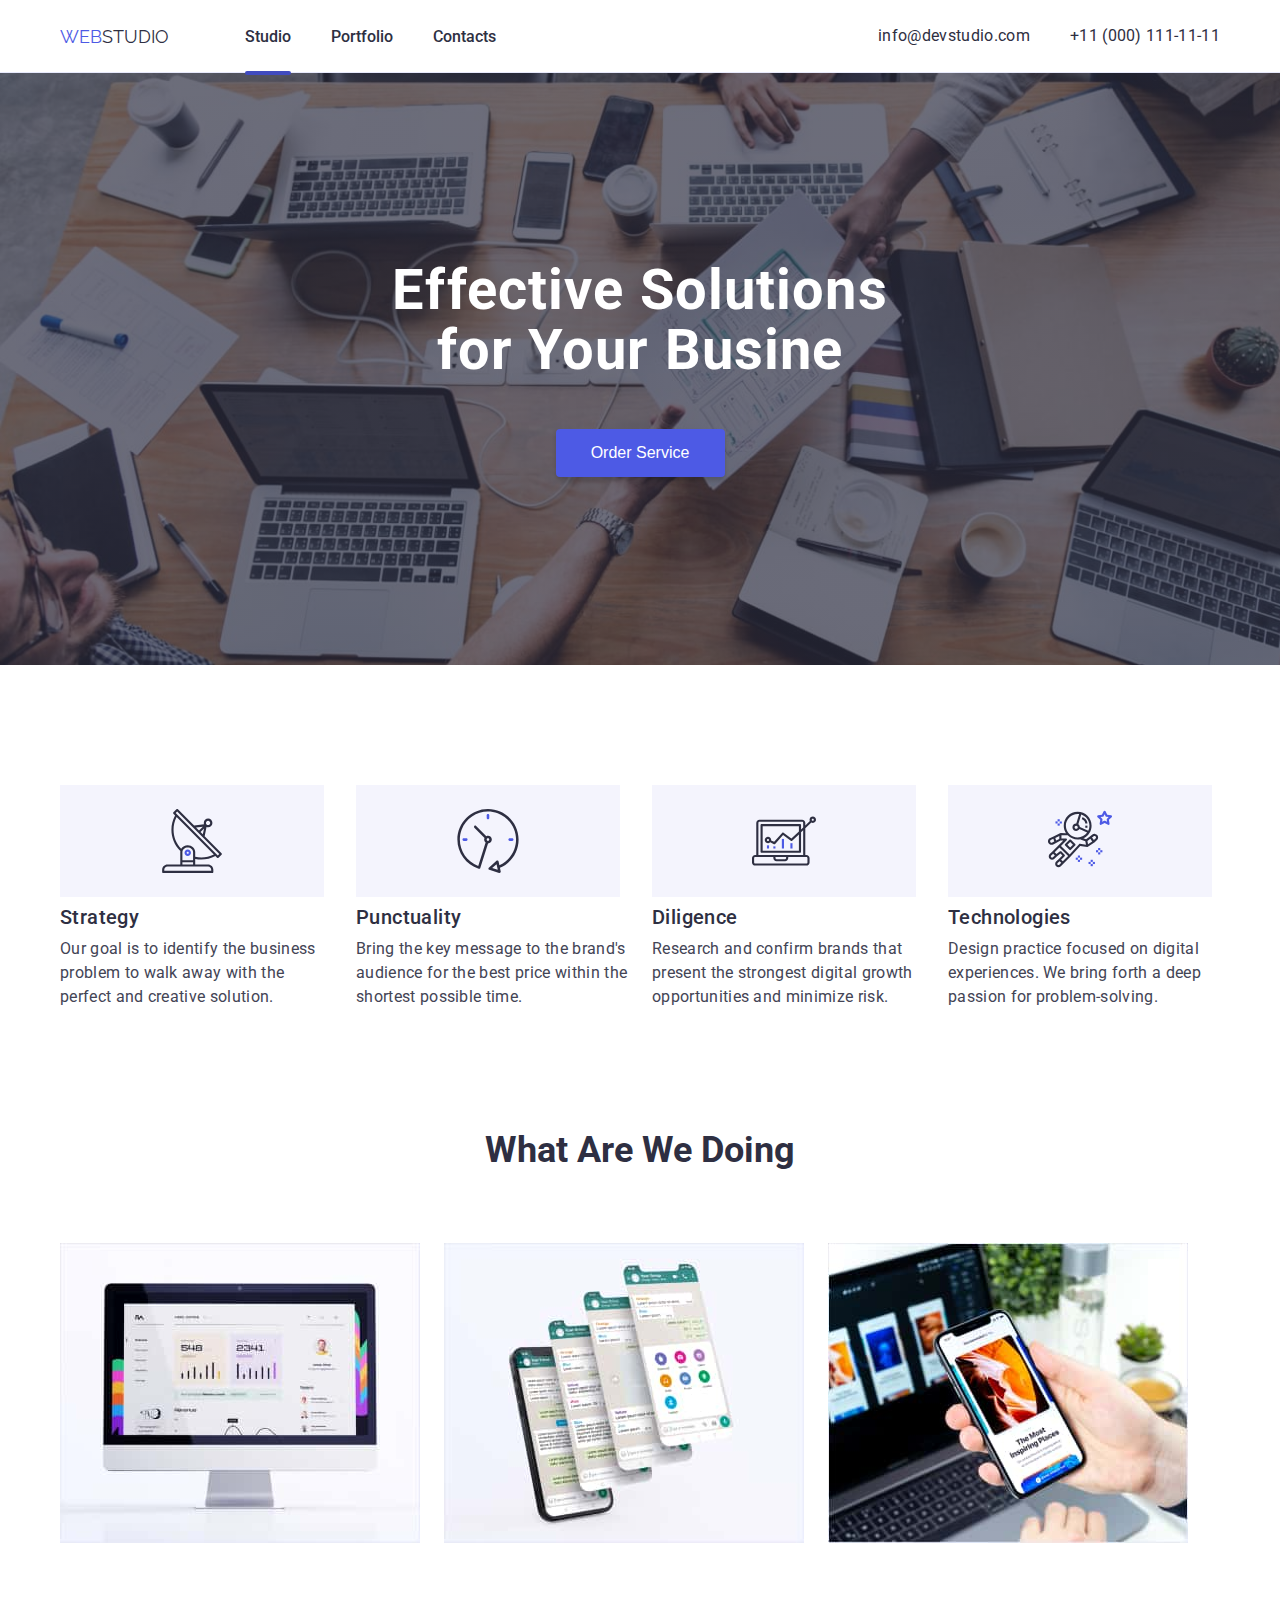
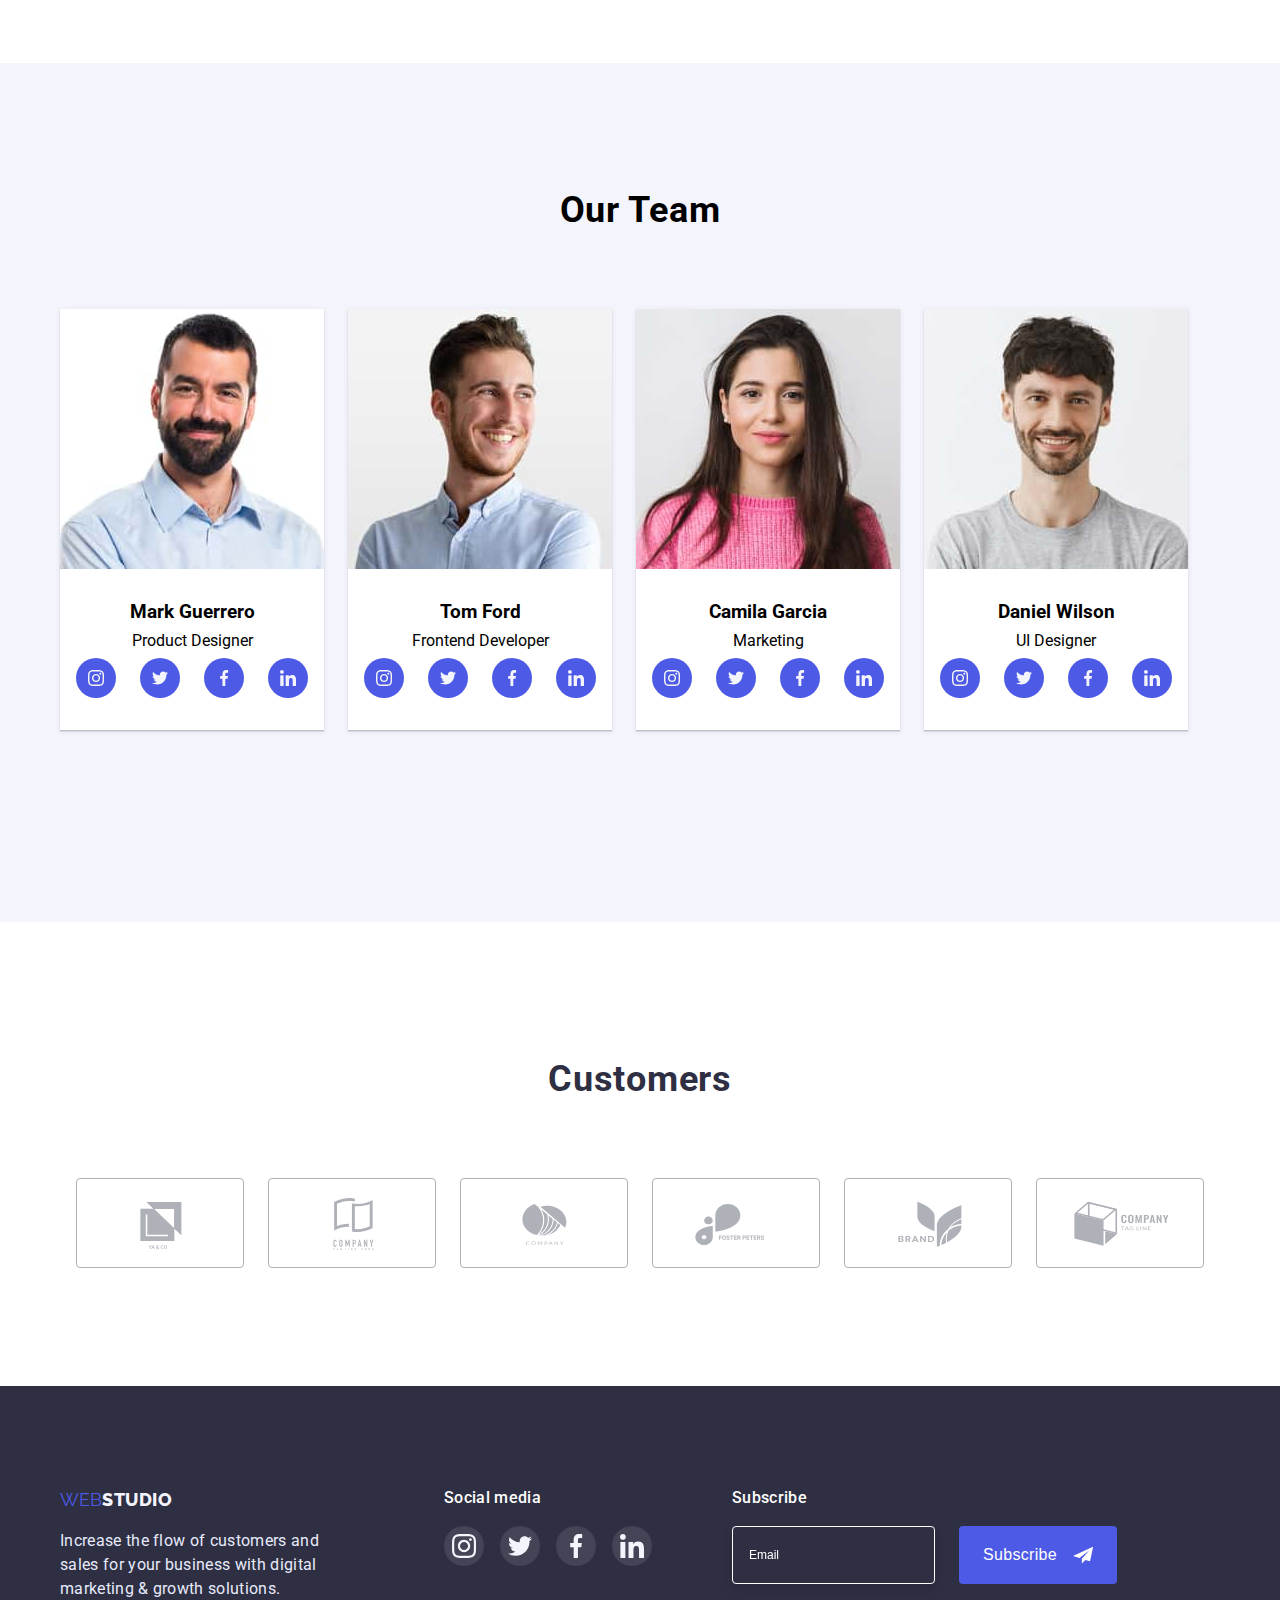
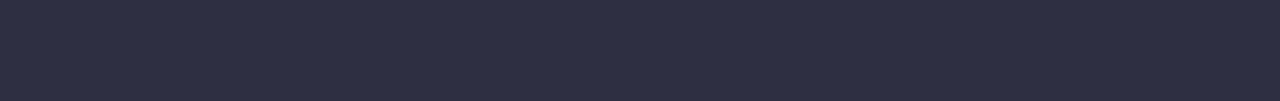
<file: index.html>
<!DOCTYPE html>
<html lang="en">
<head>
    <meta charset="UTF-8">
    <meta http-equiv="X-UA-Compatible" content="IE=edge">
    <meta name="viewport" content="width=device-width, initial-scale=1.0">
    <title>Main Page</title>
    <link rel="stylesheet" href="https://cdnjs.cloudflare.com/ajax/libs/modern-normalize/1.1.0/modern-normalize.min.css"
    integrity="sha512-wpPYUAdjBVSE4KJnH1VR1HeZfpl1ub8YT/NKx4PuQ5NmX2tKuGu6U/JRp5y+Y8XG2tV+wKQpNHVUX03MfMFn9Q=="
    crossorigin="anonymous" referrerpolicy="no-referrer" />
    <link rel="preconnect" href="https://fonts.googleapis.com">
    <link rel="preconnect" href="https://fonts.gstatic.com" crossorigin>
    <link href="https://fonts.googleapis.com/css2?family=Raleway:wght@800&display=swap" rel="stylesheet">
    <link rel="preconnect" href="https://fonts.googleapis.com">
    <link rel="preconnect" href="https://fonts.gstatic.com" crossorigin>
    <link href="https://fonts.googleapis.com/css2?family=Roboto:wght@400;500;700;900&display=swap" rel="stylesheet">
    <link rel="stylesheet" href="./css/styles.css" />
</head>
<body>    
    <header>
        <div class="container_header">
            <nav class="nav">
                <a href="./index.html" class="nav_webstudio"><span class="nav_web">WEB</span><span class="nav_studio">STUDIO</span></a>
                <ul class="menu_nav">
                    <li><a class="studio_nav current" href="./index.html">Studio</a></li>
                    <li><a class="portfolio_nav" href="./portfolio.html">Portfolio</a></li>
                    <li><a class="contacts_nav" href="#my-contact">Contacts</a></li>
                </ul>
            </nav>
            <address>
                <ul class="contact_date">
                    <li><a class="email" href="mailto:info@devstudio.com">info@devstudio.com</a></li>
                    <li><a class="tel" href="tel:+110001111111">+11 (000) 111-11-11</a></li>
                </ul>
            </address>
            <div class="header-container-mobile">
                <button type="button" class="btn_burger js-open-menu">
                    <svg class="burger" width="52" height="42">
                        <use href="./images/burger-icon.svg#icon-closeicons8-menu">
                        </use>
                    </svg>
                </button>
            </div>
        </div>
        <div class="mobile-menu js-menu-container">
            <button type="button" class="mobile-menu-btn js-close-menu">
                <svg class="mobile_window_close" width="8" height="8">
                    <use href="./images/icon-close.svg#icon-closeclose-black-18dp">
                    </use>
                </svg>
            </button>

            <nav class="nav-mobile">
                <ul class="menu_nav-mobile">
                    <li><a class="studio_nav_nav-mobile current" href="./index.html">Studio</a></li>
                    <li class="portfolio_mob_form_li"><a class="portfolio_nav_nav-mobile" href="./portfolio.html">Portfolio</a></li>
                    <li class="contact_mob_form_li"><a class="contacts_nav_nav-mobile" href="#">Contacts</a></li>
                </ul>
            </nav>
            <address class="address">
                <ul class="contact_date_nav-mobile">
                    <li><a class="tel_nav-mobile" href="tel:+110001111111">+11 (000) 111-11-11</a></li>
                    <li class="email_nav_li"><a class="email_nav-mobile" href="mailto:info@devstudio.com">info@devstudio.com</a></li>
                </ul>
            </address>
            <div class="mobile_item_block">
                <ul class="mobile_item_block_ul">
                    <li>
                        <a class="mobile_socials_link" href="#">
                            <svg class="mobile_svg_item" width="16" height="16">
                                <use href="./images/socials.svg#icon-socialsinstagram">
                                </use>
                            </svg>
                        </a>
                    </li>
                    <li>
                        <a class="mobile_socials_link" href="#">
                            <svg class="mobile_svg_item" width="16" height="16">
                                <use href="./images/socials.svg#icon-socialstwitter">
                                </use>
                            </svg>
                        </a>
                    </li>
                    <li>
                        <a class="mobile_socials_link" href="#">
                            <svg class="mobile_svg_item" width="16" height="16">
                                <use href="./images/socials.svg#icon-socialsfacebook">
                                </use>
                            </svg>
                        </a>
                    </li>
                    <li>
                        <a class="mobile_socials_link" href="#">
                            <svg class="mobile_svg_item" width="16" height="16">
                                <use href="./images/socials.svg#icon-socialslinkedin">
                                </use>
                            </svg>
                        </a>
                    </li>
                </ul>
            </div>
        </div>
    </header>
        <main>
            <section class="hero_image">
                <div class="conteiner_hero">
                    <h1 class="hero_h1">Effective Solutions<br> for Your Busine</h1>
                    <button type="button" class="order" data-modal-open>Order Service</button>
                </div>
            </section>
            <section class="section1">
                <div class="conteiner_section1">
                    <ul class="section1_ul">
                        <li class="section_m">
                            <div class="section1_item_block">
                                <svg class="section1_svg_item" width='64' height="64">
                                    <use href="./images/icon-sec-1new.svg#icon-socialsantenna">
                                    </use>
                                </svg> 
                            </div>
                            <h3 class="section1_h3">Strategy</h3>
                            <p class="section_p">Our goal is to identify the business
                            problem to walk away with the perfect and creative solution.</p>
                        </li>
                        <li class="section_m">
                            <div class="section1_item_block">
                                <svg class="section1_svg_item" width='64' height="64">
                                    <use href="./images/icon-sec-1new.svg#icon-socialsclock">
                                    </use>
                                </svg>
                            </div>
                            <h3 class="section1_h3">Punctuality</h3>
                            <p class="section_p">Bring the key message to the brand's audience for the best price within the shortest possible time.</p>
                        </li>
                        <li class="section_m">
                            <div class="section1_item_block">
                                <svg class="section1_svg_item" width='64' height="64">
                                    <use href="./images/icon-sec-1new.svg#icon-socialsdiagram">
                                    </use>
                                </svg>
                            </div>
                            <h3  class="section1_h3">Diligence</h3>
                            <p  class="section_p">Research and confirm brands that present the strongest digital growth opportunities and minimize risk.</p>
                        </li>
                        <li class="section_m">
                            <div class="section1_item_block">
                                <div class="icon-section1">
                                    <a class="section1_item_link" href="#">
                                        <svg class="section1_svg_item" width='64' height="64">
                                            <use href="./images/icon-sec-1new.svg#icon-socialsastronaut">
                                            </use>
                                        </svg>
                                    </a>
                                </div>
                            </div>
                            <h3  class="section1_h3">Technologies</h3>
                            <p  class="section_p">Design practice focused on digital experiences. We bring forth a deep passion for problem-solving.</p>
                        </li>
                    </ul>
                </div>
            </section>
            <section class="section2">
                <div class="conteiner_section2">
                    <h2 class="what">What are we doing</h2>
                    <ul class="doing">
                        <li class="box_img">
                            <img 
                            srcset="./images/pc.jpg 1x, ./images/pc@x2.jpg 2x"
                            src="./images/pc.jpg" 
                            alt="pc" 
                            width="360" height="300">
                        </li>
                        <li class="box_img">
                            <img 
                            srcset="./images/mobile.jpg 1x, ./images/mobile@x2.jpg 2x"
                            src="./images/mobile.jpg" 
                            alt="mobile" 
                            width="360" height="300">
                        </li>
                        <li class="box_img">
                            <img 
                            srcset="./images/pc_mobile.jpg 1x, ./images/pc_mobile@x2.jpg 2x"
                            src="./images/pc_mobile.jpg" 
                            alt="pc_mobile" 
                            width="360" height="300">
                        </li>
                    </ul>
                </div>
            </section>
            <section class="section3">
                <div class="conteiner_section3">
                    <h2 class="our_team_h2">Our Team</h2>
                    <ul class="teame">
                        <li class="teame_card">
                            <img 
                            srcset="./images/card1.jpg 1x, ./images/card1@x2.jpg 2x"
                            src="./images/card1.jpg" 
                            alt="card1" 
                            width="264" height="260">
                            <div class="teame_card_d">
                                <h3 class="h3_ourteam">Mark Guerrero</h3>
                                <p class="p_ourteam">Product Designer</p>
                                <div class="section3_item_block">
                                    <ul class="section3_item_block_ul">
                                        <li>
                                            <a class="section3_socials_link" href="#">
                                                <svg class="section3_svg_item" width="16" height="16">
                                                    <use href="./images/socials.svg#icon-socialsinstagram">
                                                    </use>
                                                </svg>
                                            </a>
                                        </li>
                                        <li>
                                            <a class="section3_socials_link" href="#">
                                                <svg class="section3_svg_item" width="16" height="16">
                                                    <use href="./images/socials.svg#icon-socialstwitter">
                                                    </use>
                                                </svg>
                                            </a>
                                        </li>
                                        <li>
                                            <a class="section3_socials_link" href="#">
                                                <svg class="section3_svg_item" width="16" height="16">
                                                    <use href="./images/socials.svg#icon-socialsfacebook">
                                                    </use>
                                                </svg>
                                            </a>
                                        </li>
                                        <li>
                                            <a class="section3_socials_link" href="#">
                                                <svg class="section3_svg_item" width="16" height="16">
                                                    <use href="./images/socials.svg#icon-socialslinkedin">
                                                    </use>
                                                </svg>
                                            </a>
                                        </li>
                                    </ul>
                                </div>
                            </div>
                        </li>
                        <li class="teame_card">
                            <img 
                            srcset="./images/card2.jpg 1x, ./images/card2@x2.jpg 2x"
                            src="./images/card2.jpg" 
                            alt="card2" 
                            width="264" height="260">
                            <div class="teame_card_d">
                                <h3 class="h3_ourteam">Tom Ford</h3>
                                <p class="p_ourteam">Frontend Developer</p>
                                <div class="section3_item_block">
                                    <ul class="section3_item_block_ul">
                                        <li>
                                            <a class="section3_socials_link" href="#">
                                                <svg class="section3_svg_item" width="16" height="16">
                                                    <use href="./images/socials.svg#icon-socialsinstagram">
                                                    </use>
                                                </svg>
                                            </a>
                                        </li>
                                        <li>
                                            <a class="section3_socials_link" href="#">
                                                <svg class="section3_svg_item" width="16" height="16">
                                                    <use href="./images/socials.svg#icon-socialstwitter">
                                                    </use>
                                                </svg>
                                            </a>
                                        </li>
                                        <li>
                                            <a class="section3_socials_link" href="#">
                                                <svg class="section3_svg_item" width="16" height="16">
                                                    <use href="./images/socials.svg#icon-socialsfacebook">
                                                    </use>
                                                </svg>
                                            </a>
                                        </li>
                                        <li>
                                            <a class="section3_socials_link" href="#">
                                                <svg class="section3_svg_item" width="16" height="16">
                                                    <use href="./images/socials.svg#icon-socialslinkedin">
                                                    </use>
                                                </svg>
                                            </a>
                                        </li>
                                    </ul>
                                </div>
                            </div>
                        </li>
                        <li class="teame_card">
                            <img 
                            srcset="./images/card3.jpg 1x, ./images/card3@x2.jpg 2x"
                            src="./images/card3.jpg" 
                            alt="card3" 
                            width="264" height="260">
                            <div class="teame_card_d">
                                <h3 class="h3_ourteam">Camila Garcia</h3>
                                <p  class="p_ourteam">Marketing</p>
                                <div class="section3_item_block">
                                    <ul class="section3_item_block_ul">
                                        <li>
                                            <a class="section3_socials_link" href="#">
                                                <svg class="section3_svg_item" width="16" height="16">
                                                    <use href="./images/socials.svg#icon-socialsinstagram">
                                                    </use>
                                                </svg>
                                            </a>
                                        </li>
                                        <li>
                                            <a class="section3_socials_link" href="#">
                                                <svg class="section3_svg_item" width="16" height="16">
                                                    <use href="./images/socials.svg#icon-socialstwitter">
                                                    </use>
                                                </svg>
                                            </a>
                                        </li>
                                        <li>
                                            <a class="section3_socials_link" href="#">
                                                <svg class="section3_svg_item" width="16" height="16">
                                                    <use href="./images/socials.svg#icon-socialsfacebook">
                                                    </use>
                                                </svg>
                                            </a>
                                        </li>
                                        <li>
                                            <a class="section3_socials_link" href="#">
                                                <svg class="section3_svg_item" width="16" height="16">
                                                    <use href="./images/socials.svg#icon-socialslinkedin">
                                                    </use>
                                                </svg>
                                            </a>
                                        </li>
                                    </ul>
                                </div>
                            </div>
                        </li>
                        <li class="teame_card">
                            <img 
                            srcset="./images/card4.jpg 1x, ./images/card4@x2.jpg 2x"
                            src="./images/card4.jpg" 
                            alt="card4" 
                            width="264" height="260">
                            <div class="teame_card_d">
                                <h3 class="h3_ourteam">Daniel Wilson</h3>
                                <p  class="p_ourteam">UI Designer</p>
                                <div class="section3_item_block">
                                    <ul class="section3_item_block_ul">
                                        <li>
                                            <a class="section3_socials_link" href="#">
                                                <svg class="section3_svg_item" width="16" height="16">
                                                    <use href="./images/socials.svg#icon-socialsinstagram">
                                                    </use>
                                                </svg>
                                            </a>
                                        </li>
                                        <li>
                                            <a class="section3_socials_link" href="#">
                                                <svg class="section3_svg_item" width="16" height="16">
                                                    <use href="./images/socials.svg#icon-socialstwitter">
                                                    </use>
                                                </svg>
                                            </a>
                                        </li>
                                        <li>
                                            <a class="section3_socials_link" href="#">
                                                <svg class="section3_svg_item" width="16" height="16">
                                                    <use href="./images/socials.svg#icon-socialsfacebook">
                                                    </use>
                                                </svg>
                                            </a>
                                        </li>
                                        <li>
                                            <a class="section3_socials_link" href="#">
                                                <svg class="section3_svg_item" width="16" height="16">
                                                    <use href="./images/socials.svg#icon-socialslinkedin">
                                                    </use>
                                                </svg>
                                            </a>
                                        </li>
                                    </ul>
                                </div>
                            </div>
                        </li>
                    </ul>
                </div>
            </section>
            <section class="section4">
                <div class="conteiner_section4">
                    <h2 class="customers">Customers</h2>
                    <ul class="customers_logo">
                        <li class="border_customers_logo">
                            <a class="section4_socials_link" href="#">
                                <svg class="section4_svg_item" width="104" height="56">
                                    <use href="./images/logo.svg#icon-socialslogo1">
                                    </use>
                                </svg>
                            </a>
                        </li>
                        <li class="border_customers_logo">
                            <a class="section4_socials_link" href="#">
                                <svg class="section4_svg_item" width="104" height="56">
                                    <use href="./images/logo.svg#icon-socialslogo2">
                                    </use>
                                </svg>
                            </a>
                        </li>
                        <li class="border_customers_logo">
                            <a class="section4_socials_link" href="#">
                                <svg class="section4_svg_item" width="104" height="56">
                                    <use href="./images/logo.svg#icon-socialslogo3">
                                    </use>
                                </svg>
                            </a>
                        </li>
                        <li class="border_customers_logo">
                            <a class="section4_socials_link" href="#">
                                <svg class="section4_svg_item" width="104" height="56">
                                    <use href="./images/logo.svg#icon-socialslogo4">
                                    </use>
                                </svg>
                            </a>
                        </li>
                        <li class="border_customers_logo">
                            <a class="section4_socials_link" href="#">
                                <svg class="section4_svg_item" width="104" height="56">
                                    <use href="./images/logo.svg#icon-socialslogo5">
                                    </use>
                                </svg>
                            </a>
                        </li>
                        <li class="border_customers_logo">
                            <a class="section4_socials_link" href="#">
                                <svg class="section4_svg_item" width="104" height="56">
                                    <use href="./images/logo.svg#icon-socialslogo6">
                                    </use>
                                </svg>
                            </a>
                        </li>
                    </ul>
                </div>
            </section>
        </main>
    <footer class="footer">
        <div class="container_footer">
            <ul class="footer_websudio">
                <li class="foot_li">
                <a class="footer_webstudio" href="./index.html"><span class="web">WEB</span><span class="studio_foot">STUDIO</span></a>
                <p class="foot_d">Increase the flow of customers and sales for your business with digital marketing & growth solutions.</p>
                </li>
            </ul>
            <div class="footer_item_block">
                <p class="footer_p_text">Social media</p>
                <ul class="footer_item_block_ul">
                    <li>
                        <a class="footer_socials_link" href="#" id="my-contact">
                            <svg class="footer_svg_item" width="24" height="24">
                                <use href="./images/socials.svg#icon-socialsinstagram">
                                </use>
                            </svg>
                        </a>
                    </li>
                    <li>
                        <a class="footer_socials_link" href="#">
                            <svg class="footer_svg_item" width="24" height="24">
                                <use href="./images/socials.svg#icon-socialstwitter">
                                </use>
                            </svg>
                        </a>
                    </li>
                    <li>
                        <a class="footer_socials_link" href="#">
                            <svg class="footer_svg_item" width="24" height="24">
                                <use href="./images/socials.svg#icon-socialsfacebook">
                                </use>
                            </svg>
                        </a>
                    </li>
                    <li>
                        <a class="footer_socials_link" href="#">
                            <svg class="footer_svg_item" width="24" height="24">
                                <use href="./images/socials.svg#icon-socialslinkedin">
                                </use>
                            </svg>
                        </a>
                    </li>
                </ul>
            </div>
            <div class="footer_form_subscribe">
                <p class="footer_p_text">Subscribe</p>
                <form name="footer_form" autocomplete="on" action="" class="footter_email_button">
                    <label for="email_name"></label>
                    <input type="email" 
                    name="email_name" 
                    id="email_name" 
                    placeholder="Email"
                    class="input_mail_foot"
                    minlength="5" 
                    maxlength="50"
                    required>
                    <button type="submit" class="btn_subscribe">
                        <p class="footer_p_text">Subscribe</p>
                        <svg class="footer_email_svg" width="20" height="24">
                            <use href="./images/icon-telegram.svg#icon-closeicon-send"></use>
                        </svg>
                    </button>
                </form>
            </div>
        </div>
    </footer>
    <div class="backdrop is-hidden" data-modal>
        <div class="modal_window">
            <button class="style_button" type="button" width="24" height="24" data-modal-close>
                <svg class="modal_window_close" width="8" height="8">
                    <use href="./images/icon-close.svg#icon-closeclose-black-18dp">
                    </use>
                </svg>
            </button>
            <h3 class="name_form">Leave your contacts and we will call you back</h3>
            <form name="order_form" autocomplete="on" action="" class="block_form_input">
                
                    <div class="info_form1">
                        <label class="name_lable_info_form" for="name">Name</label>
                        <input type="text" 
                        name="name" 
                        id="name" 
                        class="lable_name" 
                        minlength="1" 
                        maxlength="50"
                        required>
                        <svg class="icon_form" weight="12" height="12">
                            <use href="./images/icon_form_info.svg#icon-closeVector"></use>
                        </svg>
                    </div>
                    
                    <div class="info_form">
                        <label class="name_lable_info_form" for="tel">Phone</label>
                        <input type="tel" 
                        name="tel" 
                        id="tel" 
                        class="lable_tel"
                        minlength="1" 
                        maxlength="50" 
                        pattern="^\[0-9]{15}"
                        required>
                        <svg class="icon_form" weight="13" height="13">
                            <use href="./images/icon_form_info.svg#icon-closetel"></use>
                        </svg>
                    </div>
                    
                    <div class="info_form">
                        <label  class="name_lable_info_form" for="email">Email</label>
                        <input type="email" 
                        name="email" 
                        id="email" 
                        class="lable_email" 
                        minlength="5" 
                        maxlength="50"
                        required>
                        <svg class="icon_form" weight="15" height="12">
                            <use href="./images/icon_form_info.svg#icon-closeleter"></use>
                        </svg>
                    </div>
                    
                    <div class="info_form">
                            <label  class="name_lable_info_form" for="comment">Comment</label>
                        <textarea name="comment" id="comment" cols="30" rows="10" placeholder="Text input" class="lable_comment"></textarea>
                    </div>
                        
                <div class="info_form_polici">
                    <input type="checkbox" 
                    name="checkbox_polici" 
                    id="checkbox_polici"
                    class="checkbox_polici_style" 
                    required>
                    <div class="checkbox-icon">
                        <svg class="checkbox-icon-svg" width="10" height="8">
                            <use href="./images/check-icon.svg#icon-closecheck"></use>
                        </svg>
                    </div>
                    <label for="checkbox_polici" class="text_policy">I accept the terms and conditions of the 
                        <a href="#" class="link_privacy_policy">Privacy Policy</a>
                    </label>
                </div>
                <button type="submit" class="btn_send">Send</button>
            </form>
        </div>
    </div>
    <script src="./js/mobile_menu.js"></script>
    <script src="./js/modal.js"></script>
</body>
</html>
</file>
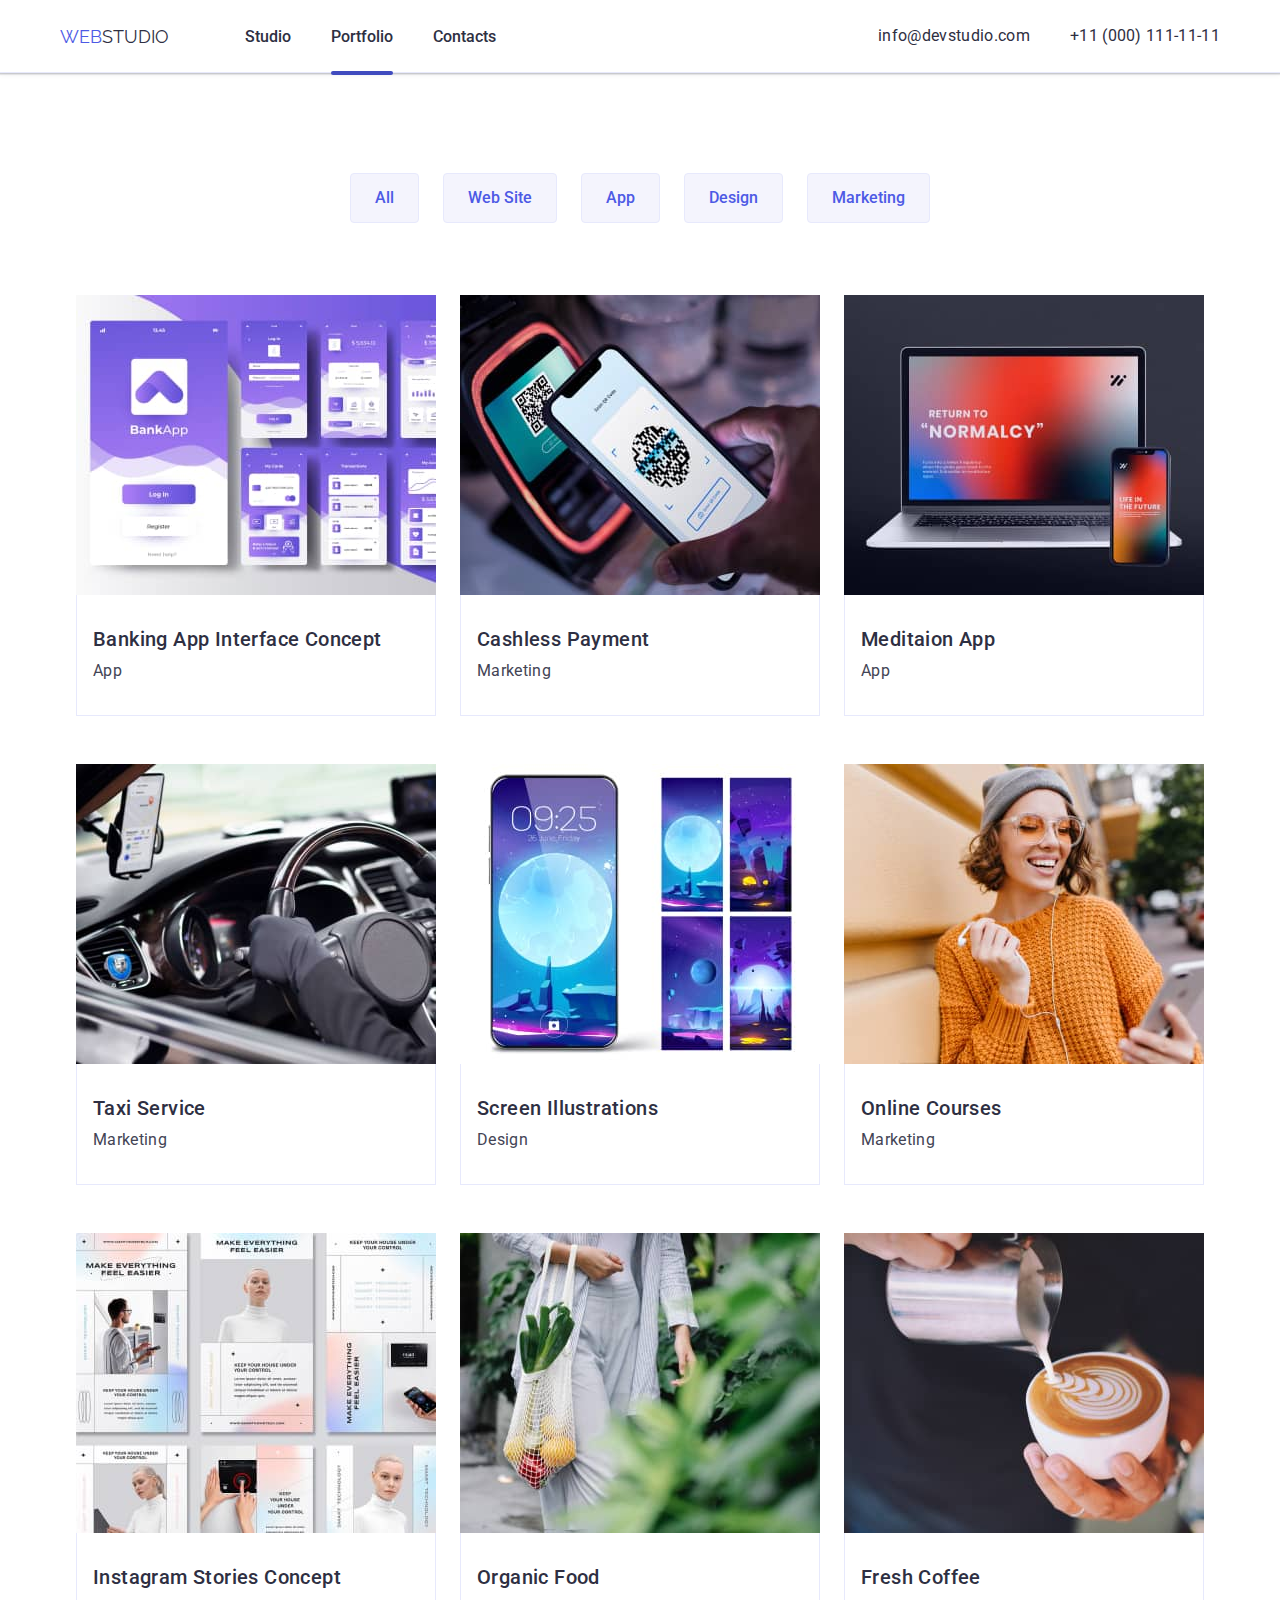
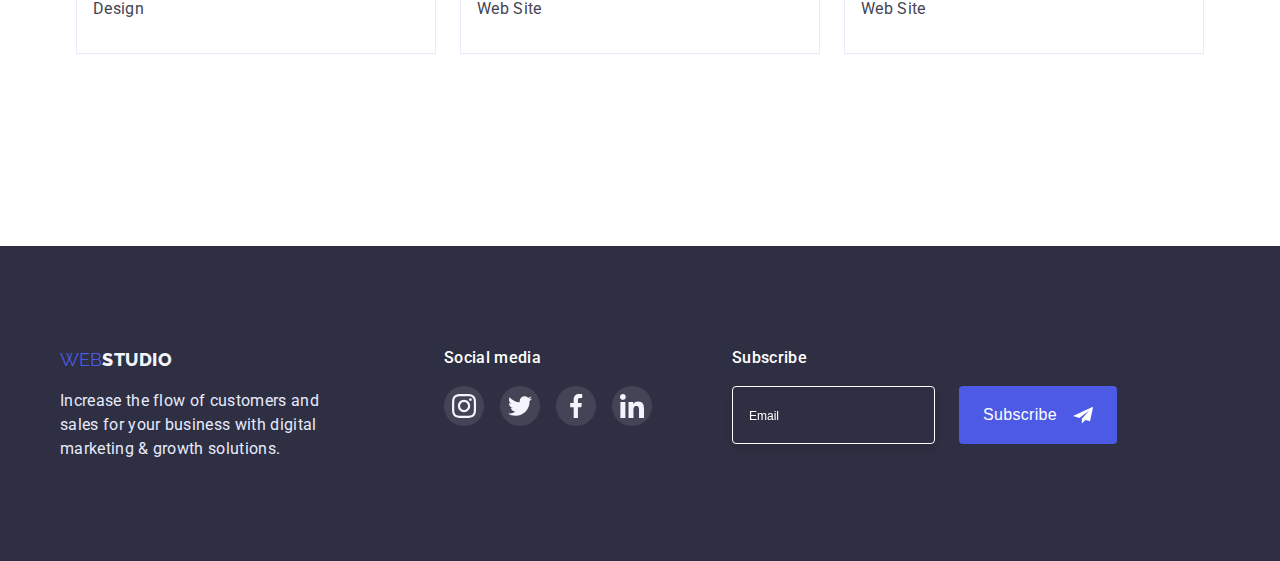
<file: portfolio.html>
<!DOCTYPE html>
<html lang="en">

<head>
    <meta charset="UTF-8">
    <meta http-equiv="X-UA-Compatible" content="IE=edge">
    <meta name="viewport" content="width=device-width, initial-scale=1.0">
    <title>Portfolio</title>
    <link rel="stylesheet" href="https://cdnjs.cloudflare.com/ajax/libs/modern-normalize/1.1.0/modern-normalize.min.css"
    integrity="sha512-wpPYUAdjBVSE4KJnH1VR1HeZfpl1ub8YT/NKx4PuQ5NmX2tKuGu6U/JRp5y+Y8XG2tV+wKQpNHVUX03MfMFn9Q=="
    crossorigin="anonymous" referrerpolicy="no-referrer" />
    <link rel="preconnect" href="https://fonts.googleapis.com">
    <link rel="preconnect" href="https://fonts.gstatic.com" crossorigin>
    <link href="https://fonts.googleapis.com/css2?family=Raleway:wght@800&display=swap" rel="stylesheet">
    <link rel="preconnect" href="https://fonts.googleapis.com">
    <link rel="preconnect" href="https://fonts.gstatic.com" crossorigin>
    <link href="https://fonts.googleapis.com/css2?family=Roboto:wght@400;500;700;900&display=swap" rel="stylesheet">
    <link rel="stylesheet" href="./css/styles.css" />
</head>
<body>
    <header>
        <div class="container_header">
            <nav class="nav">
                <a href="./index.html" class="nav_webstudio"><span class="nav_web">WEB</span><span
                        class="nav_studio">STUDIO</span></a>
                <ul class="menu_nav">
                    <li><a class="studio_nav" href="./index.html">Studio</a></li>
                    <li><a class="portfolio_nav current" href="./portfolio.html">Portfolio</a></li>
                    <li><a class="contacts_nav" href="#my-contact">Contacts</a></li>
                </ul>
            </nav>
            <address>
                <ul class="contact_date">
                    <li><a class="email" href="mailto:info@devstudio.com">info@devstudio.com</a></li>
                    <li><a class="tel" href="tel:+110001111111">+11 (000) 111-11-11</a></li>
                </ul>
            </address>
            <div class="header-container-mobile">
                <button type="button" class="btn_burger js-open-menu">
                    <svg class="burger" width="32" height="22">
                        <use href="./images/hambur-ger.svg#icon-closehamburger">
                        </use>
                    </svg>
                </button>
            </div>
        </div>
        <div class="mobile-menu js-menu-container">
            <button type="button" class="mobile-menu-btn js-close-menu">
                <svg class="mobile_window_close" width="8" height="8">
                    <use href="./images/icon-close.svg#icon-closeclose-black-18dp">
                    </use>
                </svg>
            </button>
    
            <nav class="nav-mobile">
                <ul class="menu_nav-mobile">
                    <li><a class="studio_nav_nav-mobile current" href="./index.html">Studio</a></li>
                    <li class="portfolio_mob_form_li"><a class="portfolio_nav_nav-mobile"
                            href="./portfolio.html">Portfolio</a></li>
                    <li class="contact_mob_form_li"><a class="contacts_nav_nav-mobile" href="#">Contacts</a></li>
                </ul>
            </nav>
            <address class="address">
                <ul class="contact_date_nav-mobile">
                    <li><a class="tel_nav-mobile" href="tel:+110001111111">+11 (000) 111-11-11</a></li>
                    <li class="email_nav_li"><a class="email_nav-mobile"
                            href="mailto:info@devstudio.com">info@devstudio.com</a></li>
                </ul>
                <div class="mobile_item_block">
                    <ul class="mobile_item_block_ul">
                        <li>
                            <a class="mobile_socials_link" href="#">
                                <svg class="mobile_svg_item" width="16" height="16">
                                    <use href="./images/socials.svg#icon-socialsinstagram">
                                    </use>
                                </svg>
                            </a>
                        </li>
                        <li>
                            <a class="mobile_socials_link" href="#">
                                <svg class="mobile_svg_item" width="16" height="16">
                                    <use href="./images/socials.svg#icon-socialstwitter">
                                    </use>
                                </svg>
                            </a>
                        </li>
                        <li>
                            <a class="mobile_socials_link" href="#">
                                <svg class="mobile_svg_item" width="16" height="16">
                                    <use href="./images/socials.svg#icon-socialsfacebook">
                                    </use>
                                </svg>
                            </a>
                        </li>
                        <li>
                            <a class="mobile_socials_link" href="#">
                                <svg class="mobile_svg_item" width="16" height="16">
                                    <use href="./images/socials.svg#icon-socialslinkedin">
                                    </use>
                                </svg>
                            </a>
                        </li>
                    </ul>
                </div>
            </address>
        </div>
    </header>
    <main>
        <section class="section_filter">
            <div class="container_filter">
                <h1 class="h1_delete">Effective Solutions for Your Business</h1>
                <ul class="filter">
                    <li class="position"><button class="button_filter" type="button">All</button></li>
                    <li class="position"><button class="button_filter" type="button">Web Site</button></li>
                    <li class="position"><button class="button_filter" type="button">App</button></li>
                    <li class="position"><button class="button_filter" type="button">Design</button></li>
                    <li class="position"><button class="button_filter" type="button">Marketing</button></li>
                </ul>
                <ul class="all_img">
                    <li class="block_img">
                        <a href="#" class="link_block_img_portdolio">
                            <div class="img_text_description">
                                <img 
                                srcset="./images/bank.jpg 1x, ./images/bank@x2.jpg 2x"
                                class="img_for_hidden" 
                                src="./images/bank.jpg" 
                                alt="banking" 
                                width="360" height="300">
                                <div class="info_img_portfolio">
                                    <p class="text_info_img_portfolio">14 Stylish and User-Friendly App Design Concepts · Task Manager App · Calorie Tracker App · Exotic Fruit Ecommerce App ·
                                    Cloud Storage App</p>
                                </div>
                            </div>
                            <div class="block_img_d">
                                <h3 class="margin_h3">Banking App Interface Concept</h3>
                                <p class="margin_p">App</p>
                            </div>
                        </a>
                    </li>
                    <li class="block_img">
                        <a href="#" class="link_block_img_portdolio">
                            <div class="img_text_description">
                                <img 
                                srcset="./images/payment.jpg 1x, ./images/payment@x2.jpg 2x"
                                class="img_for_hidden" 
                                src="./images/payment.jpg" 
                                alt="payment" 
                                width="360" height="300">
                                <div class="info_img_portfolio">
                                    <p class="text_info_img_portfolio">14 Stylish and User-Friendly App Design Concepts · Task Manager App · Calorie
                                    Tracker App · Exotic Fruit Ecommerce App ·
                                    Cloud Storage App</p>
                                </div>
                            </div>
                            <div class="block_img_d">
                                <h3 class="margin_h3">Cashless Payment</h3>
                                <p class="margin_p">Marketing</p>
                            </div>
                        </a>
                    </li>
                    <li class="block_img">
                        <a href="#" class="link_block_img_portdolio">
                            <div class="img_text_description">
                                <img 
                                srcset="./images/medi.jpg 1x, ./images/medi@x2.jpg 2x"
                                class="img_for_hidden" 
                                src="./images/medi.jpg" 
                                alt="meditaion" 
                                width="360" height="300">
                                <div class="info_img_portfolio">
                                    <p class="text_info_img_portfolio">14 Stylish and User-Friendly App Design Concepts · Task Manager App · Calorie
                                    Tracker App · Exotic Fruit Ecommerce App ·
                                    Cloud Storage App</p>
                                </div>
                            </div>
                            <div class="block_img_d">
                                <h3 class="margin_h3">Meditaion App</h3>
                                <p class="margin_p">App</p>
                            </div>
                        </a>
                    </li class="block_img">
                
                    <li class="block_img">
                        <a href="#" class="link_block_img_portdolio">
                            <div class="img_text_description">
                                <img 
                                srcset="./images/taxi.jpg 1x, ./images/taxi@x2.jpg 2x"
                                class="img_for_hidden" 
                                src="./images/taxi.jpg" 
                                alt="taxi" 
                                width="360" height="300">
                                <div class="info_img_portfolio">
                                    <p class="text_info_img_portfolio">14 Stylish and User-Friendly App Design Concepts · Task Manager App · Calorie
                                    Tracker App · Exotic Fruit Ecommerce App ·
                                    Cloud Storage App</p>
                                </div>
                            </div>
                            <div class="block_img_d">
                                <h3 class="margin_h3">Taxi Service</h3>
                                <p class="margin_p">Marketing</p>
                            </div>
                        </a>
                    </li>
                    <li class="block_img">
                        <a href="#" class="link_block_img_portdolio">
                            <div class="img_text_description">
                                <img 
                                srcset="./images/screen.jpg 1x, ./images/screen@x2.jpg 2x"
                                class="img_for_hidden" 
                                src="./images/screen.jpg" 
                                alt="screen" 
                                width="360" height="300">
                                <div class="info_img_portfolio">
                                    <p class="text_info_img_portfolio">14 Stylish and User-Friendly App Design Concepts · Task Manager App · Calorie
                                    Tracker App · Exotic Fruit Ecommerce App ·
                                    Cloud Storage App</p>
                                </div>
                            </div>
                            <div class="block_img_d">
                                <h3 class="margin_h3">Screen Illustrations</h3>
                                <p class="margin_p">Design</p>
                            </div>
                        </a>
                    </li>
                    <li class="block_img">
                        <a href="#" class="link_block_img_portdolio">
                            <div class="img_text_description">
                                <img 
                                srcset="./images/online.jpg 1x, ./images/online@x2.jpg 2x"
                                class="img_for_hidden" 
                                src="./images/online.jpg" 
                                alt="online" 
                                width="360" height="300">
                                <div class="info_img_portfolio">
                                    <p class="text_info_img_portfolio">14 Stylish and User-Friendly App Design Concepts · Task Manager App · Calorie
                                    Tracker App · Exotic Fruit Ecommerce App ·
                                    Cloud Storage App</p>
                                </div>
                            </div>
                            <div class="block_img_d">
                                <h3 class="margin_h3">Online Courses</h3>
                                <p class="margin_p">Marketing</p>
                            </div>
                        </a>
                    </li>
                
                    <li class="block_img">
                        <a href="#" class="link_block_img_portdolio">
                            <div class="img_text_description">
                                <img 
                                srcset="./images/instagram.jpg 1x, ./images/instagram@x2.jpg 2x"
                                class="img_for_hidden" 
                                src="./images/instagram.jpg" 
                                alt="instagram" 
                                width="360" height="300">
                                <div class="info_img_portfolio">
                                    <p class="text_info_img_portfolio">14 Stylish and User-Friendly App Design Concepts · Task Manager App · Calorie
                                    Tracker App · Exotic Fruit Ecommerce App ·
                                    Cloud Storage App</p>
                                </div>
                            </div>
                            <div class="block_img_d">
                                <h3 class="margin_h3">Instagram Stories Concept</h3>
                                <p class="margin_p">Design</p>
                            </div>
                        </a>
                    </li>
                    <li class="block_img">
                        <a href="#" class="link_block_img_portdolio">
                            <div class="img_text_description">
                                <img 
                                srcset="./images/organic.jpg 1x, ./images/organic@x2.jpg 2x"
                                class="img_for_hidden" 
                                src="./images/organic.jpg" 
                                alt="organic" 
                                width="360" height="300">
                                <div class="info_img_portfolio">
                                    <p class="text_info_img_portfolio">14 Stylish and User-Friendly App Design Concepts · Task Manager App · Calorie
                                    Tracker App · Exotic Fruit Ecommerce App ·
                                    Cloud Storage App</p>
                                </div>
                            </div>
                            <div class="block_img_d">
                                <h3 class="margin_h3">Organic Food</h3>
                                <p class="margin_p">Web Site</p>
                            </div>
                        </a>
                    </li>
                    <li class="block_img">
                        <a href="#" class="link_block_img_portdolio">
                            <div class="img_text_description">
                                <img 
                                srcset="./images/fresh.jpg 1x, ./images/fresh@x2.jpg 2x"
                                class="img_for_hidden" 
                                src="./images/fresh.jpg" 
                                alt="fresh" 
                                width="360" height="300">
                                <div class="info_img_portfolio">
                                    <p class="text_info_img_portfolio">14 Stylish and User-Friendly App Design Concepts · Task Manager App · Calorie
                                    Tracker App · Exotic Fruit Ecommerce App ·
                                    Cloud Storage App</p>
                                </div>
                            </div>
                            <div class="block_img_d">
                                <h3 class="margin_h3">Fresh Coffee</h3>
                                <p class="margin_p">Web Site</p>
                            </div>
                        </a>
                    </li>
                </ul>
            </div>
        </section>
    </main>
    <footer class="footer">
        <div class="container_footer">
            <ul class="footer_websudio">
                <li class="foot_li">
                    <a class="footer_webstudio" href="./index.html"><span class="web">WEB</span><span
                            class="studio_foot">STUDIO</span></a>
                    <p class="foot_d">Increase the flow of customers and sales for your business with digital marketing &
                        growth solutions.</p>
                </li>
            </ul>
            <div class="footer_item_block">
                <p class="footer_p_text">Social media</p>
                <ul class="footer_item_block_ul">
                    <li>
                        <a class="footer_socials_link" href="#" id="my-contact">
                            <svg class="footer_svg_item" width="24" height="24">
                                <use href="./images/socials.svg#icon-socialsinstagram">
                                </use>
                            </svg>
                        </a>
                    </li>
                    <li>
                        <a class="footer_socials_link" href="#">
                            <svg class="footer_svg_item" width="24" height="24">
                                <use href="./images/socials.svg#icon-socialstwitter">
                                </use>
                            </svg>
                        </a>
                    </li>
                    <li>
                        <a class="footer_socials_link" href="#">
                            <svg class="footer_svg_item" width="24" height="24">
                                <use href="./images/socials.svg#icon-socialsfacebook">
                                </use>
                            </svg>
                        </a>
                    </li>
                    <li>
                        <a class="footer_socials_link" href="#">
                            <svg class="footer_svg_item" width="24" height="24">
                                <use href="./images/socials.svg#icon-socialslinkedin">
                                </use>
                            </svg>
                        </a>
                    </li>
                </ul>
            </div>
            <div class="footer_form_subscribe">
                <p class="footer_p_text">Subscribe</p>
                <form name="footer_form" autocomplete="on" action="" class="footter_email_button">
                    <label for="email_name"></label>
                    <input type="email" name="email_name" id="email_name" placeholder="Email" class="input_mail_foot">
                    <button type="submit" class="btn_subscribe">
                        <p class="footer_p_text">Subscribe</p>
                        <svg class="footer_email_svg" width="20" height="24">
                            <use href="./images/icon-telegram.svg#icon-closeicon-send"></use>
                        </svg>
                    </button>
                </form>
            </div>
        </div>
    </footer>
    <script src="./js/mobile_menu.js"></script>
    <script src="./js/modal.js"></script>
</body>
</html>
</file>
<file: css/styles.css>
:root {
    --background-color:#2E2F42;
    --background-light-color: #F4F4FD;
    --hover-link: #4D5AE5;
    --button-color: #404BBF;
    --border-bottom: #E7E9FC;
    --p_text: #434455;
    --fff: #FFFFFF;
    --transition: 250ms cubic-bezier(0.4, 0, 0.2, 1);
}
body {
    margin: auto;
    font-family: 'Roboto', 'sans-serif';
}
/*  */
header {
    z-index: 99;
    margin: auto;
    padding: 24px 0px;
    border-bottom: 1px solid var(--border-bottom);
    border-bottom: 1px solid #E7E9FC;
    box-shadow:
        0px 2px 1px rgba(46, 47, 66, 0.08),
        0px 1px 1px rgba(46, 47, 66, 0.16),
        0px 1px 6px rgba(46, 47, 66, 0.08);
}
.container_header {
    max-width: 428px;
    width: 100%;
    display: flex;
    margin: auto;
    padding: 0px 16px;
}
.menu_nav {
    display: none;
}
@media screen and (min-width: 768px) {
    .menu_nav {
        display: flex;
        gap: 40px;
        font-weight: 500;
        font-size: 16px;
        margin-left: 120px;
        color: var(--background-color);
    }
    .container_header {
        max-width: 768px;
    }
}
@media screen and (min-width: 1200px) {
    .menu_nav {
        margin-left: 76px;
    }
    .container_header {
        max-width: 1160px;
    }
}
@media screen and (min-width: 768px) {
    address {
        margin-left: auto;
    }
}
@media screen and (min-width: 1200px) {
    address {
        margin-left: auto;
    }
}
.contact_date {
    display: none;
}
@media screen and (min-width: 768px) {
    .contact_date {
        display: block;
        flex-direction: column;
        align-items: flex-start;
    }
}
@media screen and (min-width: 1200px) {
    .contact_date {
        display: flex;
        flex-direction: row;
    }
}

.email {
    font-style: normal;
    font-weight: 400;
    font-size: 16px;
    line-height: 1.5;
    letter-spacing: 0.02em;
    color: var(--p_text);
}
.tel {
    font-style: normal;
    font-weight: 400;
    font-size: 16px;
    line-height: 1.5;
    letter-spacing: 0.02em;
    color: var(p_text);
    margin-left: 40px;
}
@media screen and (min-width: 768px) {
    .tel {
        margin-left: 0px;
    }
}
@media screen and (min-width: 1200px) {
    .tel {
        margin-left: 40px;
    }
}
.header-container-mobile {
    margin-left: auto;
    max-height: 22px;
}
@media screen and (min-width: 768px) {
    .header-container-mobile {
        display: none;
    }
}

@media screen and (min-width: 1200px) {
    .header-container-mobile {
    }
}
.btn_burger {
    padding: 0px;
    background: none;
    border: none;
    cursor: pointer;
    width: 32px;
    height: 22px;
}
.burger {
    stroke: #2E2F42;
    fill: var(--background-color);
    transition: fill var(--transition);
}
.burger:hover,
.burger:focus {
    fill: var(--button-color);
}
/* mobile menu */
.mobile-menu {
    overflow: scroll;
    display: flex;
    flex-direction: column;
    justify-content: space-between;
    z-index: 1;
    position: absolute;
    width: 100%;
    height: 100%;
    max-width: 768px;
    top: 0;
    bottom: 0;
    right: 0;
    background-color: var(--fff);
    transform: translateY(-500%);
    transition: var(--transition);
}
.mobile-menu.is-open {
    position: fixed;
    transform: translateY(0%);  
}
.mobile-menu-btn{
    position: fixed;
    top: 24px;
    right: 24px;
    line-height: 0;
    text-decoration: none;
    padding: 8px;
    border-radius: 50%;
    background: var(--border-bottom);
    cursor: pointer;
    border: 1px solid rgba(0, 0, 0, 0.1);
    transition: fill var(--transition),
    background-color var(--transition);
}
.mobile-menu-btn:hover{
    fill: var(--fff);
    background-color: var(--button-color);
}
.mobile-menu {
    padding: 80px 35px 40px 40px;
}
@media screen and (min-width: 768px) {
    .mobile-menu {
        display: none;
    }
}
.menu_nav-mobile {
    flex-direction: column;
    align-items: flex-start;
    gap: 40px;
}
.studio_nav_nav-mobile,
.portfolio_nav_nav-mobile,
.contacts_nav_nav-mobile,
.tel_nav-mobile,
.email_nav-mobile{
    cursor: pointer;
    text-decoration: none;
    color: var(--background-color);
    transition: color var(--transition);
}
.studio_nav_nav-mobile:hover,
.portfolio_nav_nav-mobile:hover,
.contacts_nav_nav-mobile:hover,
.tel_nav-mobile:hover,
.email_nav-mobile:hover,
.studio_nav_nav-mobile:focus,
.portfolio_nav_nav-mobile:focus,
.contacts_nav_nav-mobile:focus,
.tel_nav-mobile:focus,
.email_nav-mobile:focus {
    color: var(--hover-link);
}
.studio_nav_nav-mobile,
.portfolio_nav_nav-mobile,
.contacts_nav_nav-mobile {
    font-weight: 700;
    font-size: 36px;
    line-height: 40px;
    letter-spacing: 0.02em;
    text-transform: capitalize;
    color: var(--background-color);
}
.portfolio_mob_form_li,
.contact_mob_form_li {
    margin-top: 40px;
}
.tel_nav-mobile {
    font-style: normal;
    font-weight: 700;
    font-size: 36px;
    line-height: 40px;
    letter-spacing: 0.02em;
    text-transform: capitalize;
    color: var(--hover-link);
}
.email_nav_li {
    margin-top: 40px;
}
.email_nav-mobile {
    font-style: normal;
    font-weight: 500;
    font-size: 20px;
    line-height: 24px;
    letter-spacing: 0.02em;
    color: var(--p_text);
}

.mobile_item_block {
    display: block;
    margin-top: 48px;
}

.mobile_item_block_ul {
    display: flex;
    justify-content: space-between;
    max-width: 328px;
}

.mobile_socials_link {
    display: flex;
    align-items: center;
    justify-content: center;
    width: 40px;
    height: 40px;
    background-color: var(--hover-link);
    border-radius: 50%;
    transition: background-color var(--transition);
}

.mobile_socials_link:hover,
.mobile_socials_link:focus {
    background-color: var(--button-color);
}

.mobile_svg_item {
    fill: var(--background-light-color);
    transition: background-color var(--transition);
}

.mobile_svg_item:hover,
.mobile_svg_item:focus {
    fill: var(--background-light-color);
}
/*  */
.studio_nav,
.portfolio_nav,
.contacts_nav,
.email,
.tel {
    text-decoration: none;
    color: var(--background-color);
    transition: color var(--transition);
}
.studio_nav:hover, 
.portfolio_nav:hover,
.contacts_nav:hover,
.email:hover,
.tel:hover
.studio_nav:focus,
.portfolio_nav:focus,
.contacts_nav:focus,
.email:focus,
.tel:focus {
    color: var(--hover-link);
}
.studio_nav,
.portfolio_nav,
.contacts_nav{
    position: relative;
}
.studio_nav.current::after,
.portfolio_nav.current::after,
.contacts_nav.current::after {
    width: 100%;
    height: 4px;
    background-color: var(--button-color);
    content: '';
    display: flex;
    border-radius: 2px;
    position: absolute;
    bottom: 0;
}
@media screen and (min-width: 768px) {
    .studio_nav.current::after,
    .portfolio_nav.current::after,
    .contacts_nav.current::after {
        top: 56px;
    }
}
@media screen and (min-width: 1200px){
    .studio_nav.current::after,
    .portfolio_nav.current::after,
    .contacts_nav.current::after {
        top: 44px;
    }
}
li {
    list-style-type: none;
}
ul {
    margin: 0px;
    padding: 0px;
}
.nav {
    align-items: center;
    display: flex;
}
.nav_webstudio{
    display: flex;
    text-decoration: none;
}
.nav_web {
    display: flex;
    font-family: 'Raleway';
    font-style: normal;
    font-size: 18px;
    color: var(--hover-link);
}
.nav_studio {
    display: flex;
    font-family: 'Raleway';
    font-style: normal;
    font-size: 18px;
    color: var(--background-color);
}
/*  */
.hero_image {
    margin: auto;
    padding: 112px 0px;
    width: 100%;
    background-image: 
    linear-gradient(rgba(46, 47, 66, 0.7),
    rgba(46, 47, 66, 0.7)), 
    url('../images/people-office-mobile.jpg');
    background-position: center;
    background-repeat: no-repeat;
    background-size: cover;
}
@media (min-device-pixel-ratio: 2), 
    (min-resolution: 192dpi),
    (min-resolution: 2dppx) {
    .hero_image{
        background-image:
        linear-gradient(rgba(46, 47, 66, 0.7),
        rgba(46, 47, 66, 0.7)),
        url('../images/people-office-mobile@x2.jpg');
    }
}

@media (min-width: 428px) and (max-width: 767px) {
    .hero_image {
        background: linear-gradient(to right, rgba(46, 47, 66, 0.7), rgba(46, 47, 66, 0.7)), url(../images/people-office-mobile.jpg);
        background-position: center;
        max-width: 767px;
        width: 100%;
    }
}

@media (min-width: 428px) and (max-width: 767px) and (min-device-pixel-ratio: 2),
(min-width: 428px) and (max-width: 767px) and (-webkit-min-device-pixel-ratio: 2),
(min-width: 428px) and (max-width: 767px) and (min-resolution: 192dpi),
(min-width: 428px) and (max-width: 767px) and (min-resolution: 2dppx) {
    .hero_image {
        background: linear-gradient(to right, rgba(46, 47, 66, 0.7), rgba(46, 47, 66, 0.7)), url(../images/people-office-mobile@x2.jpg);
        background-position: center;
        background-repeat: no-repeat;
        background-size: cover;
    }
}
@media (min-width: 768px) and (max-width: 1199px) {
    .hero_image {
        background: linear-gradient(to right, rgba(46, 47, 66, 0.7), rgba(46, 47, 66, 0.7)), url(../images/people-office-tablet.jpg);
        background-position: center;
        max-width: 1199px;
        width: 100%;
        padding-top: 112px;
        padding-bottom: 108px;
    }
}
@media 
(min-width: 768px) and (max-width: 1199px) and (min-device-pixel-ratio: 2),
(min-width: 768px) and (max-width: 1199px) and (-webkit-min-device-pixel-ratio: 2),
(min-width: 768px) and (max-width: 1199px) and (min-resolution: 192dpi),
(min-width: 768px) and (max-width: 1199px) and (min-resolution: 2dppx) {
    .hero_image {
        background: linear-gradient(to right, rgba(46, 47, 66, 0.7), rgba(46, 47, 66, 0.7)), url(../images/people-office-tablet@x2.jpg);
        background-position: center;
        background-repeat: no-repeat;
        background-size: cover;
    }
}
@media (min-width: 1200px) {
    .hero_image {
        background: linear-gradient(to right, rgba(46, 47, 66, 0.7), rgba(46, 47, 66, 0.7)), url(../images/people-office.jpg);
        background-size: cover;
        max-width: 1440px;
        width: 100%;
        padding-top: 188px;
        padding-bottom: 188px;
    }
}
@media (min-width: 1200px) and (min-device-pixel-ratio: 2),
(min-width: 1200px) and (-webkit-min-device-pixel-ratio: 2),
(min-width: 1200px) and (min-resolution: 192dpi),
(min-width: 1200px) and (min-resolution: 2dppx) {
    .hero_image {
        background: linear-gradient(to right, rgba(46, 47, 66, 0.7), rgba(46, 47, 66, 0.7)), url(../images/people-office@x2.jpg);
        background-position: center;
        background-repeat: no-repeat;
        background-size: cover;
    }
}
.conteiner_hero {
    margin: auto;
    width: 100%;
    text-align: center;
}
.hero_h1 {
    font-weight: 700;
    text-decoration: none;
    margin: 0px;
    font-style: normal;
    font-size: 36px;
    line-height: 1.07;
    text-align: center;
    letter-spacing: 0.02em;
    color: var(--fff);
}
.order {
    margin-top: 48px;
    font-weight: 500;
    border: 0;
    padding: 0%;
    font-size: 16px;
    line-height: 1.5;
    padding: 12px 24px;
    width: 169px;
    background: var(--hover-link);
    box-shadow: 0px 4px 4px rgba(0, 0, 0, 0.15);
    border-radius: 4px;
    color: var(--fff);
    cursor: pointer;
    transition: background-color var(--transition);
}
.order:hover,
.order:focus {
    background: var(--button-color);
}
/*  */
.section1 {
    padding: 96px 0px;
}
@media (min-width: 1200px) {
    .section1 {
        padding: 120px 0px 0px 0px;
    }
}
.conteiner_section1 {
    padding: 0px 16px;
    margin: auto;
    width: 100%;
}
@media (min-width: 768px) {
    .conteiner_section1 {
        width: 768px;
    }
    .hero_h1 {
        font-size: 56px;
    }
}
@media (min-width: 1200px) {
    .conteiner_section1 {
        width: 1160px;
        padding: 0px 16px;
    }
}
.section1_ul {
}
@media (min-width: 768px) {
    .section1_ul {
        gap: 72px 24px;
        display: flex;
        flex-wrap: wrap;
    }
}
@media (min-width: 1200px) {
    .section1_ul {
        display: flex;
        gap: 24px;
        flex-wrap: nowrap;
    }
}
.section_m {
    margin: auto;
    width: 100%;
}
@media (min-width: 768px) {
    .section_m {
        width: 356px;
    }
}
@media (min-width: 1200px) {
    .section_m {
        width: 356px;
    }
}
/* Block 1 - icon */
.section1_item_block {
    display: none;
}
@media (min-width: 768px) {
    .section1_item_block {

        }
}

@media (min-width: 1200px) {
    .section1_item_block {
        width: 264px;
        height: 112px;
        background-color: var(--background-light-color);
        align-items: center;
        display: flex;
        justify-content: center;
    }
}
.section1_h3 {
    display: flex;
    justify-content: center;
    margin: 0px;
    font-style: normal;
    font-weight: 700;
    font-size: 36px;
    line-height: 1.2;
    letter-spacing: 0.02em;
    color: var(--background-color);
    flex: none;
    order: 0;
    flex-grow: 0;
}
.section1_h3_punc, 
.section1_dil,
.section1_tex{
  margin-top: 72px;  
}
@media (min-width: 768px) {
    .section1_h3 {
        justify-content: start;
        margin: 0px;
        }
        .section1_h3_punc,
        .section1_dil,
        .section1_tex {
            margin-top: 0px;
        }
}

@media (min-width: 1200px) {
    .section1_h3 {
            margin-top: 8px;
            font-weight: 500;
            font-size: 20px;
        }
}
.section_p {
    max-width: 396px;
    font-style: normal;
    font-weight: 400;
    font-size: 16px;
    line-height: 1.5;
    letter-spacing: 0.02em;
    color: var(--p_text);
    flex: none;
    order: 1;
    flex-grow: 0;
    margin: 8px auto;
    margin-bottom: 0px;
}
.margin_h3{
    margin: 0px;
    font-style: normal;
    font-weight: 500;
    font-size: 20px;
    line-height: 1.2;
    letter-spacing: 0.02em;
    color: var(--background-color);
    flex: none;
    order: 0;
    flex-grow: 0;
}
.margin_p {
    margin: 0px;
    margin-top: 8px;
    font-style: normal;
    font-weight: 400;
    font-size: 16px;
    line-height: 1.5;
    letter-spacing: 0.02em;
    color: var(--p_text);
    flex: none;
    order: 0;
}
/* sec 2 */
.section2 {
    display: none;
}
@media (min-width: 1200px) {
    .section2 {
        display: block;
        padding: 120px 0px 120px 0px;
    }
}
.conteiner_section2 {
    margin: auto;
    width: 1160px;
    padding: 0px 16px;
}
.what {
    margin: 0px 0px;
    font-style: normal;
    font-weight: 700;
    font-size: 36px;
    text-align: center;
    text-transform: capitalize;
    color: var(--background-color);
}
.doing {
    margin-top: 72px;
    display: flex;
    gap: 24px;
}
/* SEC 3 */
.section3 {
    padding: 96px 0px;
    background: var(--background-light-color);
}
.conteiner_section3 {
    padding: 0px 16px;
}
.teame {
    display: flex;
    flex-wrap: wrap;
    gap: 64px 24px;
    margin-top: 70px;
    width: 264px;
    margin: 72px auto;
}

@media (min-width: 768px) {
    .section3 {
        padding: 96px 108px;
    }
    .teame {
        width: 553px;
    }
}
@media (min-width: 1200px) {
    .section3 {
        padding: 120px 0px;
        margin: auto;
    }
    .conteiner_section3 {
        display: block;
        margin: auto;
        width: 1160px;
    }
    .teame {
        flex-wrap: nowrap;
        width: 1160px;
    }
}
.our_team_h2 {
    display: flex;
    justify-content: center;
    padding: 0px;
    margin: 0px;
    font-weight: 700;
    font-size: 36px;
    line-height: 1.5;
    letter-spacing: 0.02em;
}

.teame_card {
    width: 264px;
    text-align: center;
    background-color: var(--fff);
    box-shadow:
        0px 1px 6px rgba(46, 47, 66, 0.08),
        0px 1px 1px rgba(46, 47, 66, 0.16),
        0px 2px 1px rgba(46, 47, 66, 0.08);
}
/* @media (min-width: 768px) {
    .teame_card {}
}

@media (min-width: 1200px) {
    .teame_card {}
} */
.teame_card_d {
    padding: 32px 0px;
    margin: auto;

}
@media (min-width: 768px) {
    .teame_card_d {

    }
}
@media (min-width: 1200px) {
    .teame_card_d {}
}
.h3_ourteam {
    width: 264px;
    margin: 0px;
    display: flex;
    flex-direction: column;
}
.p_ourteam {
    width: 264px;
    margin: 0px;
    margin-top: 8px;
}
/* Footer */
.footer {
    padding: 97.5px 15px 96px 15px;
    background: var(--background-color);
}
.container_footer {
    display: flex;
    margin: auto;
    width: 100%;
    flex-wrap: wrap;
    flex-direction: column;
    align-items: center;
}
.footer_webstudio {
    text-decoration: none;
    display: flex;
    justify-content: center;
    line-height: 1.5;
}
@media (min-width: 768px) {
    .footer {
        padding: 96px 164px 96px 108px;
    }
    .container_footer{
        justify-content: flex-start;
        width: 496px;
        gap: 0px 24px;
        flex-direction: row;
        align-items: flex-start;
    }
    .footer_webstudio{
        display: block; 
    }
}
@media (min-width: 1200px) {
    .footer {
        padding: 100px 0px;
    }
    .container_footer {
        width: 1160px;
        padding: 0px 16px;
        gap: 0px;
    }
}
.web {
    color: var(--hover-link);
    font-size: 18px;
    font-family: 'Raleway';
}
.studio_foot {
    font-family: 'Raleway';
    font-style: normal;
    font-weight: 800;
    font-size: 18px;
    line-height: 1.5;
    align-items: center;
    letter-spacing: 0.03em;
    text-transform: uppercase;
    color: var(--background-light-color);
}
.foot_li {
    width: 264px;
    margin: auto;
}
.foot_d {
    margin: 0px;
    margin-top: 16px;
    font-weight: 400;
    font-size: 16px;
    width: 264px;
    line-height: 1.5;
    letter-spacing: 0.02em;
    color: var(--border-bottom);
}
/* Footter social */
.footer_item_block {
    margin-top: 72px;
}
.footer_p_text {
    display: flex;
    justify-content: center;
    margin: 0px;
    font-weight: 500;
    font-size: 16px;
    line-height: 24px;
    letter-spacing: 0.02em;
    color: var(--fff);
}
@media (min-width: 768px) {
    .footer_item_block {
        margin-top: 0px;
    }
    .footer_p_text{
        justify-content: flex-start;
    }
}

@media (min-width: 1200px) {
    .footer_item_block{
        margin-left: 120px;
    }
}
.footer_item_block_ul {
    margin-top: 16px;
    display: flex;
    gap: 0px 16px;
}

.footer_socials_link {
    display: flex;
    align-items: center;
    justify-content: center;
    width: 40px;
    height: 40px;
    background-color: rgba(255, 255, 255, 0.1);
    border-radius: 50%;
    transition: background-color var(--transition);
}

.footer_socials_link:hover,
.footer_socials_link:focus {
    background-color: #31D0AA;
    ;
}

.footer_svg_item {
    fill: var(--background-light-color);
    transition: fill var(--transition);
}
.email_name {
    display: none;
}
.footer_svg_item:hover,
.footer_svg_item:focus {
    fill: var(--background-light-color);
}
/* fotter form */
.footer_form_subscribe {
    margin-top: 72px;
}
.input_mail_foot {
    max-width: 398px;
    width: 100%;
    height: 40px;
    padding: 8px 8px 8px 16px;
    border: 1px solid var(--fff);
    filter: drop-shadow(0px 4px 4px rgba(0, 0, 0, 0.15));
    border-radius: 4px;
    background: var(--background-color);
    color: var(--fff);
    transition: border var(--transition);
}
.footter_email_button {
    display: flex;
    flex-wrap: wrap;
    justify-content: center;
    gap: 16px;
}
@media (min-width: 768px) {
    .footer_form_subscribe {
    }
    .input_mail_foot {
        max-width: 264px;
    }
    .footter_email_button {
        flex-wrap: nowrap;
        gap: 0px;
        margin-top: 16px;
    }
}
@media (min-width: 1200px) {
    .footer_form_subscribe {
        margin-top: 0px;
        margin-left: 80px;
    }
}
.input_mail_foot:focus-visible {
    outline: none;
    border: 1px solid var(--hover-link);
}

.input_mail_foot::placeholder {
    color: var(--fff);
    font-weight: 400;
    font-size: 12px;
    line-height: 24px;
}

.btn_subscribe {
    margin-left: 24px;
    padding: 8px 24px;
    display: flex;
    flex-direction: row;
    justify-content: center;
    align-items: center;
    border: var(--hover-link);
    background: var(--hover-link);
    border-radius: 4px;
    cursor: pointer;
    transition: background-color var(--transition);
}

.btn_subscribe:hover,
.btn_subscribe:focus {
    background: var(--button-color);
}

.footer_email_svg {
    margin-left: 16px;
}
.section_filter {
    padding: 48px 0px 48px 0px;
}
.container_filter {
    margin: 0;
    padding: 0 16px;
    box-sizing: border-box;
    color: var(--hover-link);
}
.filter {
    max-width: 360px;
    gap: 16px 24px;
    display: flex;
    flex-wrap: wrap;
    justify-content: center;
    margin: auto;
}
@media (min-width: 768px) {
    .section_filter {
        padding: 64px 0px 96px 0px;
    }
    .container_filter {
        margin:auto;
        width: 100%;
    }
    .filter {
        max-width: 100%;
        flex-wrap: nowrap;
        justify-content: center;
    }
}
@media (min-width: 1200px) {
    .section_filter {
        padding: 100px 0px 120px 0px;
    }
    .filter {
        gap: 24px;
        justify-content: center;
    }
    .container_filter {
        width: 1160px;
    }
}
.button_filter {
    font-weight: 500;
    border: 0;
    padding: 0%;
    font-size: 16px;
    line-height: 1.5;
    padding: 12px 24px;
    color: var(--hover-link);
    border: 1px solid #E7E9FC;
    background: var(--background-light-color);
    border-radius: 4px;
    font-family: 'Roboto';
    cursor: pointer;
    transition: color var(--transition),
    background-color var(--transition),
    border var(--transition),
    box-shadow var(--transition);
}
.button_filter:hover,
.button_filter:focus {
    background-color: var(--button-color);
    border-color: var(--button-color);
    color: var(--fff);
    box-shadow:
        0px 3px 1px rgb(0 0 0 / 10%),
        0px 2px 1px rgb(0 0 0 / 8%),
        0px 2px 2px rgb(0 0 0 / 12%);
}
.position {
    font-style: normal;
    font-weight: 500;
    cursor: pointer;
    font-family: 'Roboto';
}
img {
    display: block;
}
.all_img {
    margin: 72px auto;
    display: flex;
    flex-wrap: wrap;
    gap: 48px 24px;
    justify-content: center;
}
@media (min-width: 768px) {
    .all_img {
        gap: 72px 24px;
        max-width: 768px;
    }
}
@media (min-width: 1200px){
.all_img {
    gap: 48px 24px;
    max-width:1160px;
}
}
.block_img:hover,
.block_img:focus {
    cursor: pointer;
    box-shadow: 
    0px 1px 6px rgba(46, 47, 66, 0.08), 
    0px 1px 1px rgba(46, 47, 66, 0.16), 
    0px 2px 1px rgba(46, 47, 66, 0.08);
    transition: var(--transition);
}
.block_img_d {
    padding: 32px 16px;
    margin: auto;
    border-left: 1px solid var(--border-bottom);
    border-right: 1px solid var(--border-bottom);
    border-bottom: 1px solid var(--border-bottom);
}
.h1_delete {
    display: none;
}
/* Block 3 - icon OUR TEAM */
.section3_item_block {
    display: block;
    padding: 0px 16px;
}
.section3_item_block_ul {
    margin-top: 8px;
    display: flex;
    gap: 0px 24px;
}
.section3_socials_link {
    display: flex;
    align-items: center;
    justify-content: center;
    width: 40px;
    height: 40px;
    background-color: var(--hover-link);
    border-radius: 50%;
    transition: background-color var(--transition);
}
.section3_socials_link:hover,
.section3_socials_link:focus {
    background-color: var(--button-color);
}
.section3_svg_item {
    fill: var(--background-light-color);
    transition: background-color var(--transition);
}
.section3_svg_item:hover,
.section3_svg_item:focus {
    fill: var(--background-light-color);
}
/* Block 4 */
.section4 {
    padding: 96px 16px;
}
.conteiner_section4 {
    margin: auto;
    padding: 0px;
}
.customers_logo {
    max-width: 398px;
    margin: auto;
    margin-top: 72px;
    justify-content: center;
    display: flex;
    flex-wrap: wrap;
    gap: 16px;
    width: 100%;
}
@media screen and (min-width: 768px){
    .section4 {
        padding: 96px 108px;
    }
    .customers_logo {
        max-width: 553px;
        gap: 72px 24px;
    }
}
@media screen and (min-width: 1200px) {
    .section4 {
        padding: 130px 0px 120px 0px;
    }
    .conteiner_section4 {
        width: 1160px;
    }
    .customers_logo{
        flex-wrap: nowrap;
        max-width: 1160px;
        gap: 0px 24px;
    }
}

.customers {
    display: flex;
    justify-content: center;
    margin: 0px;
    font-weight: 700;
    font-size: 36px;
    line-height: 1.5;
    text-align: center;
    letter-spacing: 0.02em;
    text-transform: capitalize;
    color: var(--background-color);
}

.border_customers_logo {
    display: flex;
    width: 168px;
    height: 88px;
    box-sizing: border-box;
}
.section4_socials_link {
    margin: auto;
    width: 100%;
    height: 100%;
    border: 1px solid #AFB1B8;
    border-radius: 4px;
    fill: #AFB1B8;
    align-items: center;
    display: flex;
    justify-content: center;
    transition: fill var(--transition),
    border var(--transition);
}
.section4_socials_link:hover,
.section4_socials_link:focus {
    border: 1px solid var(--button-color);
    fill: var(--button-color);
}

/* Description img on portfolio */
.img_text_description {
    display: block;
    position: relative;
    overflow: hidden;
    transform: translateY(0);
}
.info_img_portfolio {
    position: absolute;
    top: 0;
    left: 0;
    width: 100%;
    height: 100%;
    background: var(--hover-link);
    background-blend-mode: soft-light;
    mix-blend-mode: normal;
    transform: translateY(100%);
    transition: transform 250ms;
}
.block_img:hover .info_img_portfolio,
.block_img:focus .info_img_portfolio {
    transform: translateY(0);
}
.link_block_img_portdolio{
    text-decoration: none;
}
.link_block_img_portdolio:hover .info_img_portfolio,
.link_block_img_portdolio:focus .info_img_portfolio {
    transform: translateY(0);
}
.text_info_img_portfolio {
    margin: 0px;
    color: var(--background-light-color);
    font-weight: 400;
    font-size: 16px;
    line-height: 24px;
    letter-spacing: 0.02em;
    padding: 40px 32px 164px;
}
/* Modal window surway form */
.backdrop {
    position: fixed;
    display: block;
    overflow: scroll;
    top: 0;
    left: 0;
    width: 100%;
    height: 100%;
    padding: 20px 18px 13px 18px;
    background: rgba(46, 47, 66, 0.4);
    transition: var(--transition);
}
.backdrop.is-hidden {
    opacity: 0;
    visibility: hidden;
    pointer-events: none;
}
.modal_window {
    padding: 72px 24px 24px 24px;
    position: relative;
    border-radius: 4px;
    margin: auto;
    max-width: 392px;
    width: 100%;
    background: #FCFCFC;
    box-shadow:
    0px 1px 1px rgba(0, 0, 0, 0.14),
    0px 1px 3px rgba(0, 0, 0, 0.12),
    0px 2px 1px rgba(0, 0, 0, 0.2);
}
@media screen and (min-width: 768px) {
    .modal_window {
        max-width: 408px;
        width: 100%;
    }
    .backdrop {
        padding-top: 100px;
    }
}

@media screen and (min-width: 1200px) {

}
.style_button {
    position: absolute;
    width: 24px;
    height: 24px;
    top: 24px;
    right: 24px;
    line-height: 0;
    text-decoration: none;
    padding: 8px;
    border-radius: 50%;
    background: var(--border-bottom);
    cursor: pointer;
    border: 1px solid rgba(0, 0, 0, 0.1);
    transition: fill var(--transition),
    background-color var(--transition);
} 
.style_button:hover,
.style_button:focus {
    fill: var(--fff);
    background-color: var(--button-color);
}
.name_form {
    margin: 0;
    font-weight: 500;
    font-size: 16px;
    line-height: 24px;
    text-align: center;
    letter-spacing: 0.02em;
    color: var(--background-color);
}
.block_form_input {
    margin-top: 16px;
}
.info_form1 {
    position: relative;
}
.info_form {
    position: relative;
    margin-top: 8px;
}
.icon_form {
    width: 15px;
    height: 13px;
    position: absolute;
    top: 57%;
    left: 19px;
}
.name_lable_info_form {
    font-weight: 400;
    font-size: 12px;
    line-height: 14px;
    letter-spacing: 0.02em;
    color: #8e8f99;
}
.lable_name, 
.lable_tel, 
.lable_email {
    margin-top: 4px;
    width: 100%;
    height: 40px;
    padding-left: 38px;
    opacity: 0.2;
    border: 1px solid var(--background-color);
    border-radius: 4px;
    transition: border var(--transition),
    opacity var(--transition),
    fill var(--transition);
} 
.lable_comment {
    width: 100%;
    height: 120px;
    padding: 8px 16px;
    resize: none;
    opacity: 0.2;
    border: 1px solid #2E2F42;
    border-radius: 4px;
    transition: border var(--transition),
    opacity var(--transition);
}
.lable_name:focus-visible,
.lable_name:focus,
.lable_tel:focus-visible,
.lable_tel:focus,
.lable_email:focus-visible,
.lable_email:focus,
.lable_comment:focus-visible,
.lable_comment:focus {
    outline: none;
    opacity: 1;
    border: 1px solid var(--hover-link);
    fill: var(--hover-link);
}
.lable_name:focus-visible+.icon_form,
.lable_name:focus,
.lable_tel:focus-visible+.icon_form,
.lable_tel:focus,
.lable_email:focus-visible+.icon_form,
.lable_email:focus,
.lable_comment:focus-visible+.icon_form,
.lable_comment:focus {
    fill: var(--hover-link);
}
.lable_comment::placeholder {
    color: rgba(46, 47, 66, 1);
    font-weight: 400;
    font-size: 12px;
    line-height: 14px;
    letter-spacing: 0.04em;
}
.info_form_polici{
    margin-top: 16px;
    display: flex;
}
.text_policy {
    margin: 0;
    margin-left: 8px;
    font-weight: 400;
    font-size: 12px;
    line-height: 14px;
    letter-spacing: 0.04em;
    color: #8e8f99;
    cursor: pointer;
}
.btn_send {
    width: 169px;
    height: 56px;
    display: flex;
    margin: 24px auto 0px;
    padding: 16px 32px;
    justify-content: center;
    gap: 10px;
    border: var(--hover-link);
    background: var(--hover-link);
    box-shadow: 0px 4px 4px rgba(0, 0, 0, 0.15);
    border-radius: 4px;
    font-weight: 500;
    font-size: 16px;
    line-height: 24px;
    letter-spacing: 0.04em;
    color: var(--fff);
    cursor: pointer;
    transition: background-color var(--transition);
}
.btn_send:hover,
.btn_send:focus {
    outline: none;
    background-color: var(--button-color);
}
.checkbox-icon {
    width: 16px;
    height: 16px;
    border: 1px solid var(--background-color);
    border-radius: 2px;
    padding: 4px 3px;
}
.checkbox_polici_style {
    width: 16px;
    height: 16px;
    opacity: 0;
    position: absolute;
    justify-content: center;
    align-items: center;
    cursor: pointer;
}
.checkbox-icon-svg {
    position: absolute;
    pointer-events: none;
}
.checkbox_polici_style:checked + 
.checkbox-icon {
    background-color: var(--button-color);
    border: var(--button-color);
}
</file>
